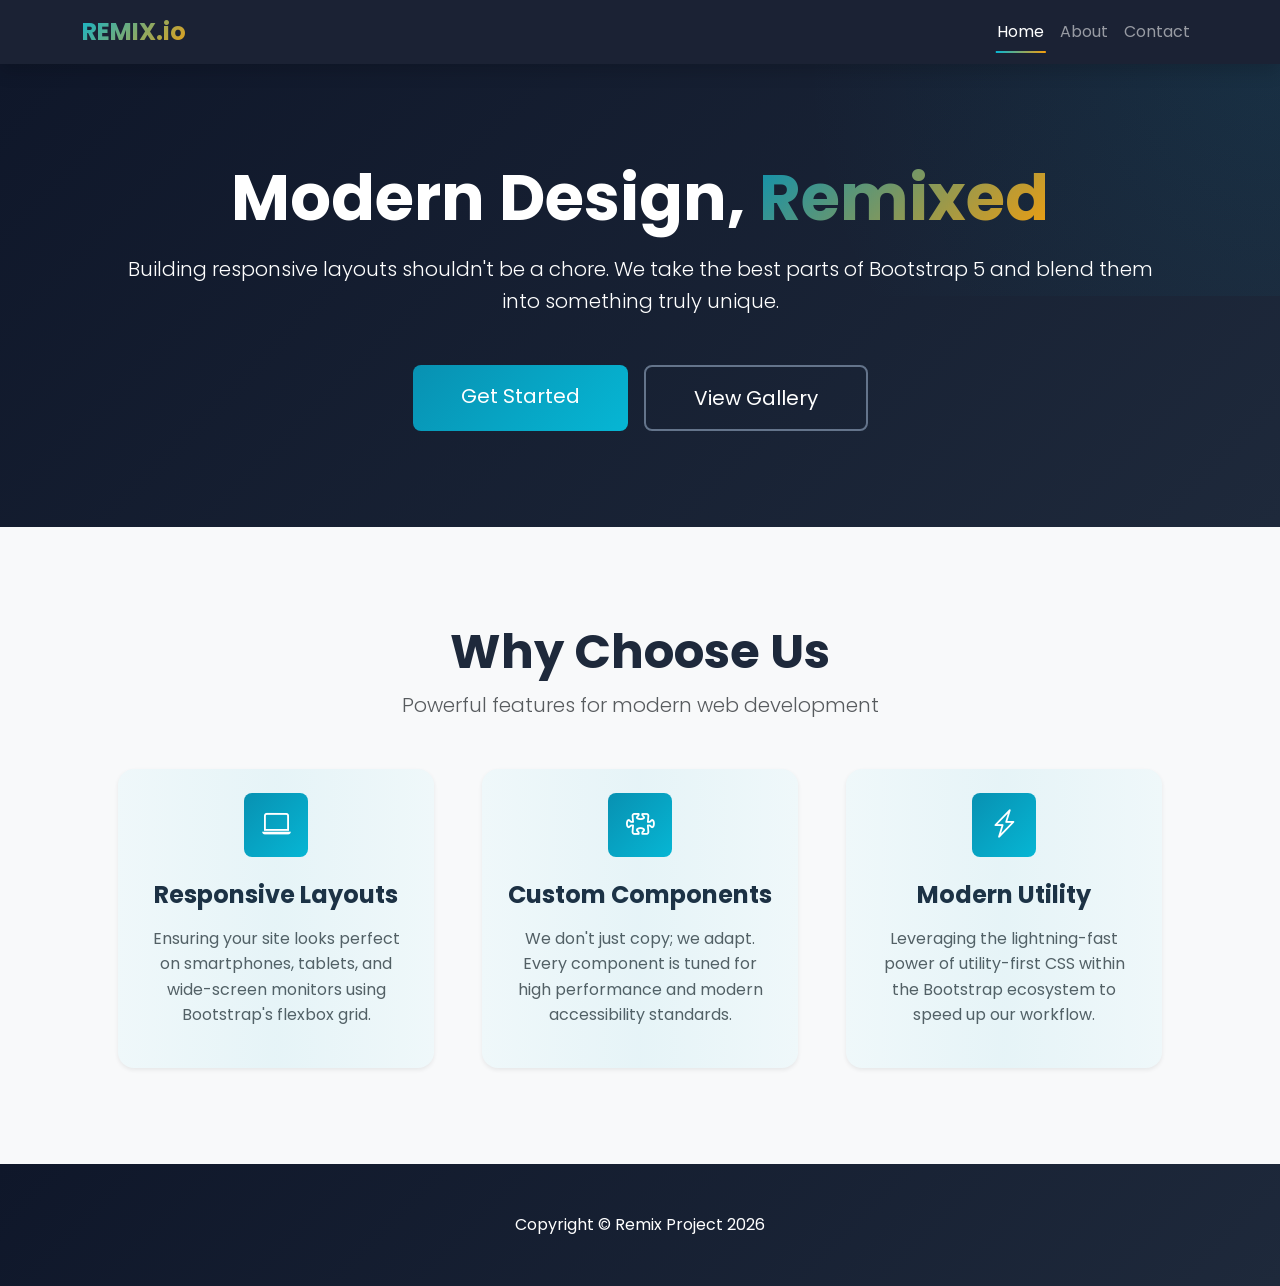
<file: index.html>
<!DOCTYPE html>
<html lang="en">
<head>
    <meta charset="UTF-8">
    <meta name="viewport" content="width=device-width, initial-scale=1.0">
    <title>Remix | Home</title>
    <link rel="stylesheet" href="https://cdn.jsdelivr.net/npm/bootstrap-icons@1.11.3/font/bootstrap-icons.min.css">
    <link href="https://cdn.jsdelivr.net/npm/bootstrap@5.3.3/dist/css/bootstrap.min.css" rel="stylesheet">
    <link rel="stylesheet" href="css/style.css">
</head>
<body>

    <nav class="navbar navbar-expand-lg navbar-dark bg-dark sticky-top shadow">
        <div class="container">
            <a class="navbar-brand fw-bold" href="index.html">REMIX.io</a>
            <button class="navbar-toggler" type="button" data-bs-toggle="collapse" data-bs-target="#navbarNav">
                <span class="navbar-toggler-icon"></span>
            </button>
            <div class="collapse navbar-collapse" id="navbarNav">
                <ul class="navbar-nav ms-auto">
                    <li class="nav-item"><a class="nav-link active" href="index.html">Home</a></li>
                    <li class="nav-item"><a class="nav-link" href="about.html">About</a></li>
                    <li class="nav-item"><a class="nav-link" href="contact.html">Contact</a></li>
                </ul>
            </div>
        </div>
    </nav>

    <section class="hero-section py-5">
        <div class="container px-5 my-5">
            <div class="text-center text-white position-relative" style="z-index: 2;">
                <h1 class="display-3 fw-bold mb-3 fade-in-up">Modern Design, <span class="gradient-text">Remixed</span></h1>
                <p class="lead mb-5 fade-in-up" style="animation-delay: 0.2s;">Building responsive layouts shouldn't be a chore. We take the best parts of Bootstrap 5 and blend them into something truly unique.</p>
                <div class="d-grid gap-3 d-sm-flex justify-content-sm-center fade-in-up" style="animation-delay: 0.4s;">
                    <a href="contact.html" class="btn btn-primary btn-lg px-5 py-3">Get Started</a>
                    <a href="about.html#team" class="btn btn-outline-secondary btn-lg px-5 py-3 text-white">View Gallery</a>
                </div>
            </div>
        </div>
    </section>


<section class="py-5 bg-light" id="features">
    <div class="container px-5 my-5">
        <div class="text-center mb-5 scroll-fade">
            <h2 class="display-5 fw-bold">Why Choose Us</h2>
            <p class="lead text-muted">Powerful features for modern web development</p>
        </div>
        <div class="row g-5">
            <div class="col-lg-4 scroll-fade">
                <div class="feature-card text-center p-4 bg-white rounded-4 shadow-sm h-100">
                    <div class="feature bg-primary bg-gradient text-white rounded-3 mb-4 mx-auto">
                        <i class="bi bi-laptop"></i>
                    </div>
                    <h2 class="h4 fw-bolder mb-3">Responsive Layouts</h2>
                    <p class="text-muted">Ensuring your site looks perfect on smartphones, tablets, and wide-screen monitors using Bootstrap's flexbox grid.</p>
                </div>
            </div>
            <div class="col-lg-4 scroll-fade">
                <div class="feature-card text-center p-4 bg-white rounded-4 shadow-sm h-100">
                    <div class="feature bg-primary bg-gradient text-white rounded-3 mb-4 mx-auto">
                        <i class="bi bi-puzzle"></i>
                    </div>
                    <h2 class="h4 fw-bolder mb-3">Custom Components</h2>
                    <p class="text-muted">We don't just copy; we adapt. Every component is tuned for high performance and modern accessibility standards.</p>
                </div>
            </div>
            <div class="col-lg-4 scroll-fade">
                <div class="feature-card text-center p-4 bg-white rounded-4 shadow-sm h-100">
                    <div class="feature bg-primary bg-gradient text-white rounded-3 mb-4 mx-auto">
                        <i class="bi bi-lightning-charge"></i>
                    </div>
                    <h2 class="h4 fw-bolder mb-3">Modern Utility</h2>
                    <p class="text-muted">Leveraging the lightning-fast power of utility-first CSS within the Bootstrap ecosystem to speed up our workflow.</p>
                </div>
            </div>
        </div>
    </div>
</section>

    <footer class="py-5 bg-dark">
        <div class="container px-5"><p class="m-0 text-center text-white">Copyright &copy; Remix Project 2026</p></div>
    </footer>

    <script src="https://cdn.jsdelivr.net/npm/bootstrap@5.3.3/dist/js/bootstrap.bundle.min.js"></script>
    <script>
        document.addEventListener('DOMContentLoaded', function() {
            const observerOptions = {
                threshold: 0.1,
                rootMargin: '0px 0px -100px 0px'
            };

            const observer = new IntersectionObserver(function(entries) {
                entries.forEach(entry => {
                    if (entry.isIntersecting) {
                        entry.target.classList.add('visible');
                    }
                });
            }, observerOptions);

            document.querySelectorAll('.scroll-fade').forEach(element => {
                observer.observe(element);
            });
        });
    </script>
</body>
</html>
</file>
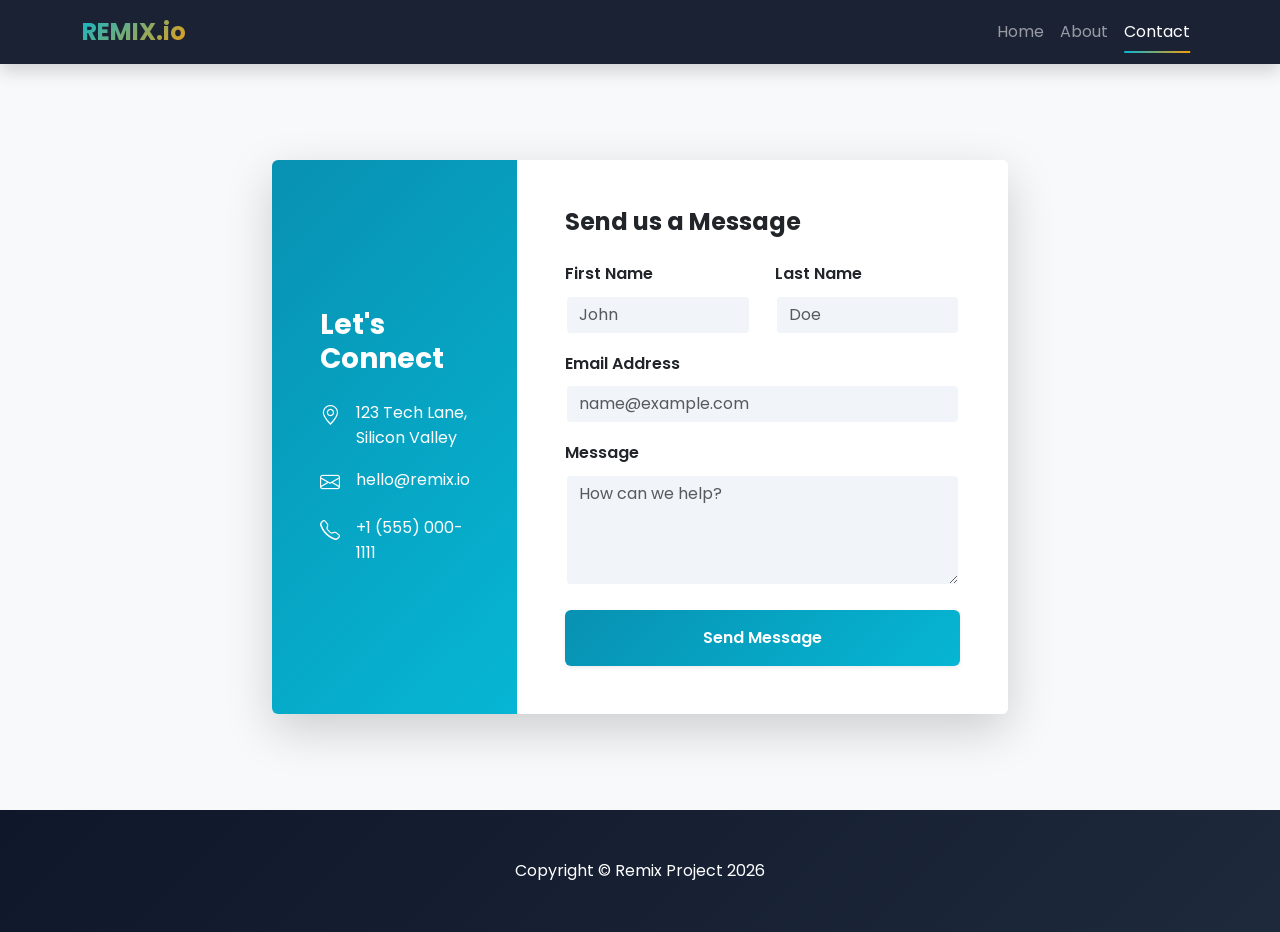
<file: contact.html>
<!DOCTYPE html>
<html lang="en">
<head>
    <meta charset="UTF-8">
    <meta name="viewport" content="width=device-width, initial-scale=1.0">
    <title>Contact Us | REMIX.io</title>
    <link href="https://cdn.jsdelivr.net/npm/bootstrap@5.3.3/dist/css/bootstrap.min.css" rel="stylesheet">
    <link rel="stylesheet" href="https://cdn.jsdelivr.net/npm/bootstrap-icons@1.11.3/font/bootstrap-icons.min.css">
    <link rel="stylesheet" href="css/style.css">
</head>
<body class="bg-light d-flex flex-column min-vh-100">

    <nav class="navbar navbar-expand-lg navbar-dark bg-dark sticky-top shadow">
        <div class="container">
            <a class="navbar-brand fw-bold" href="index.html">REMIX.io</a>
            <button class="navbar-toggler" type="button" data-bs-toggle="collapse" data-bs-target="#navbarNav">
                <span class="navbar-toggler-icon"></span>
            </button>
            <div class="collapse navbar-collapse" id="navbarNav">
                <ul class="navbar-nav ms-auto">
                    <li class="nav-item"><a class="nav-link" href="index.html">Home</a></li>
                    <li class="nav-item"><a class="nav-link" href="about.html">About</a></li>
                    <li class="nav-item"><a class="nav-link active" href="contact.html">Contact</a></li>
                </ul>
            </div>
        </div>
    </nav>

    <main class="flex-grow-1">
        <div class="container py-5 my-5">
            <div class="row justify-content-center">
                <div class="col-lg-8 fade-in-up">
                    <div class="card border-0 shadow-lg overflow-hidden">
                        <div class="row g-0">
                            <div class="col-md-4 bg-primary text-white p-5 d-flex flex-column justify-content-center position-relative" style="background: linear-gradient(135deg, #0891b2 0%, #06b6d4 100%);">
                                <h3 class="fw-bold mb-4">Let's Connect</h3>
                                <div class="d-flex mb-3 align-items-start">
                                    <i class="bi bi-geo-alt me-3 fs-5"></i>
                                    <p class="mb-0">123 Tech Lane, Silicon Valley</p>
                                </div>
                                <div class="d-flex mb-3 align-items-start">
                                    <i class="bi bi-envelope me-3 fs-5"></i>
                                    <p class="mb-0">hello@remix.io</p>
                                </div>
                                <div class="d-flex align-items-start">
                                    <i class="bi bi-telephone me-3 fs-5"></i>
                                    <p class="mb-0">+1 (555) 000-1111</p>
                                </div>
                            </div>
                            <div class="col-md-8 p-5 bg-white">
                                <h4 class="fw-bold mb-4 text-dark">Send us a Message</h4>
                                <form id="contactForm" novalidate>
                                    <div class="row">
                                        <div class="col-md-6 mb-3">
                                            <label class="form-label fw-semibold">First Name</label>
                                            <input type="text" id="firstName" name="firstName" class="form-control" placeholder="John" required>
                                            <div class="invalid-feedback">Please enter your first name.</div>
                                        </div>
                                        <div class="col-md-6 mb-3">
                                            <label class="form-label fw-semibold">Last Name</label>
                                            <input type="text" id="lastName" name="lastName" class="form-control" placeholder="Doe" required>
                                            <div class="invalid-feedback">Please enter your last name.</div>
                                        </div>
                                    </div>
                                    <div class="mb-3">
                                        <label class="form-label fw-semibold">Email Address</label>
                                        <input type="email" id="email" name="email" class="form-control" placeholder="name@example.com" required>
                                        <div class="invalid-feedback">Please enter a valid email address.</div>
                                    </div>
                                    <div class="mb-4">
                                        <label class="form-label fw-semibold">Message</label>
                                        <textarea id="message" name="message" class="form-control" rows="4" placeholder="How can we help?" required></textarea>
                                        <div class="invalid-feedback">Please enter a message.</div>
                                    </div>
                                    <button type="submit" class="btn btn-primary w-100 py-3 shadow-sm fw-semibold">
                                        <span id="submitText">Send Message</span>
                                        <span id="submitLoader" class="d-none">
                                            <span class="spinner-border spinner-border-sm me-2" role="status" aria-hidden="true"></span>
                                            Sending...
                                        </span>
                                    </button>
                                    <div id="successMessage" class="alert alert-success mt-3 d-none">
                                        <i class="bi bi-check-circle-fill me-2"></i>
                                        Message sent successfully! We'll get back to you soon.
                                    </div>
                                </form>
                            </div>
                        </div>
                    </div>
                </div>
            </div>
        </div>
    </main>

    <footer class="py-5 bg-dark">
        <div class="container px-5"><p class="m-0 text-center text-white">Copyright &copy; Remix Project 2026</p></div>
    </footer>

    <script src="https://cdn.jsdelivr.net/npm/bootstrap@5.3.3/dist/js/bootstrap.bundle.min.js"></script>
    <script>
        document.addEventListener('DOMContentLoaded', function() {
            const contactForm = document.getElementById('contactForm');
            const submitText = document.getElementById('submitText');
            const submitLoader = document.getElementById('submitLoader');
            const successMessage = document.getElementById('successMessage');

            contactForm.addEventListener('submit', function(event) {
                event.preventDefault();
                event.stopPropagation();

                if (contactForm.checkValidity()) {
                    submitText.classList.add('d-none');
                    submitLoader.classList.remove('d-none');

                    setTimeout(function() {
                        submitText.classList.remove('d-none');
                        submitLoader.classList.add('d-none');

                        successMessage.classList.remove('d-none');
                        successMessage.classList.add('submit-success');

                        contactForm.reset();
                        contactForm.classList.remove('was-validated');

                        setTimeout(function() {
                            successMessage.classList.add('d-none');
                        }, 5000);
                    }, 1500);
                }

                contactForm.classList.add('was-validated');
            });

            const inputs = contactForm.querySelectorAll('input, textarea');
            inputs.forEach(input => {
                input.addEventListener('input', function() {
                    if (this.checkValidity()) {
                        this.classList.remove('is-invalid');
                        this.classList.add('is-valid');
                    } else {
                        this.classList.remove('is-valid');
                    }
                });
            });
        });
    </script>
</body>
</html>
</file>
<file: css/style.css>
@import url('https://fonts.googleapis.com/css2?family=Poppins:wght@300;400;600;700&display=swap');

:root {
    --primary-color: #0891b2;
    --secondary-color: #06b6d4;
    --accent-color: #f59e0b;
    --dark-bg: #0f172a;
    --light-bg: #f8fafc;
    --text-dark: #1e293b;
    --text-light: #64748b;
}

* {
    margin: 0;
    padding: 0;
    box-sizing: border-box;
}

html {
    scroll-behavior: smooth;
}

body {
    font-family: 'Poppins', sans-serif;
    color: var(--text-dark);
    overflow-x: hidden;
    line-height: 1.6;
}

.btn-primary, .bg-primary {
    background: linear-gradient(135deg, var(--primary-color) 0%, var(--secondary-color) 100%) !important;
    border: none !important;
    transition: all 0.3s ease;
    position: relative;
    overflow: hidden;
}

.btn-primary::before {
    content: '';
    position: absolute;
    top: 0;
    left: -100%;
    width: 100%;
    height: 100%;
    background: linear-gradient(135deg, var(--secondary-color) 0%, var(--primary-color) 100%);
    transition: left 0.3s ease;
    z-index: 0;
}

.btn-primary:hover::before {
    left: 0;
}

.btn-primary:hover {
    transform: translateY(-3px);
    box-shadow: 0 10px 25px rgba(8, 145, 178, 0.3);
}

.btn-primary span, .btn-primary {
    position: relative;
    z-index: 1;
}

.navbar {
    backdrop-filter: blur(10px);
    background-color: rgba(15, 23, 42, 0.95) !important;
    transition: all 0.3s ease;
}

.navbar-brand {
    font-weight: 700;
    font-size: 1.5rem;
    background: linear-gradient(135deg, var(--secondary-color), var(--accent-color));
    -webkit-background-clip: text;
    -webkit-text-fill-color: transparent;
    background-clip: text;
}

.nav-link {
    position: relative;
    transition: color 0.3s ease;
}

.nav-link::after {
    content: '';
    position: absolute;
    bottom: 0;
    left: 50%;
    width: 0;
    height: 2px;
    background: linear-gradient(90deg, var(--secondary-color), var(--accent-color));
    transition: all 0.3s ease;
    transform: translateX(-50%);
}

.nav-link:hover::after, .nav-link.active::after {
    width: 80%;
}

.fade-in-up {
    opacity: 0;
    transform: translateY(30px);
    animation: fadeInUp 0.8s ease forwards;
}

@keyframes fadeInUp {
    to {
        opacity: 1;
        transform: translateY(0);
    }
}

.feature-card {
    transition: all 0.4s cubic-bezier(0.175, 0.885, 0.32, 1.275);
    position: relative;
    overflow: hidden;
}

.feature-card::before {
    content: '';
    position: absolute;
    top: -50%;
    left: -50%;
    width: 200%;
    height: 200%;
    background: linear-gradient(45deg, transparent, rgba(8, 145, 178, 0.1), transparent);
    transform: rotate(45deg);
    transition: all 0.6s ease;
}

.feature-card:hover::before {
    left: 100%;
}

.feature-card:hover {
    transform: translateY(-15px) scale(1.02);
    box-shadow: 0 20px 40px rgba(8, 145, 178, 0.2);
}

.feature {
    height: 64px;
    width: 64px;
    display: flex;
    align-items: center;
    justify-content: center;
    font-size: 1.8rem;
    background: linear-gradient(135deg, var(--primary-color), var(--secondary-color));
    transition: all 0.4s ease;
}

.feature-card:hover .feature {
    transform: rotateY(360deg) scale(1.1);
}

.hero-section {
    background: linear-gradient(135deg, #0f172a 0%, #1e293b 100%);
    position: relative;
    overflow: hidden;
}

.hero-section::before {
    content: '';
    position: absolute;
    top: -50%;
    right: -50%;
    width: 100%;
    height: 100%;
    background: radial-gradient(circle, rgba(8, 145, 178, 0.1) 0%, transparent 70%);
    animation: pulse 8s ease-in-out infinite;
}

@keyframes pulse {
    0%, 100% { transform: scale(1); opacity: 0.5; }
    50% { transform: scale(1.3); opacity: 0.8; }
}

.form-control {
    border: 2px solid transparent;
    transition: all 0.3s ease;
    background-color: #f1f5f9;
}

.form-control:focus {
    background-color: #fff !important;
    border-color: var(--primary-color) !important;
    box-shadow: 0 0 0 0.25rem rgba(8, 145, 178, 0.15);
    transform: translateY(-2px);
}

.card {
    transition: all 0.4s ease;
    border: none;
}

.card:hover {
    transform: translateY(-5px);
    box-shadow: 0 15px 35px rgba(0, 0, 0, 0.15);
}

.team-member {
    transition: all 0.4s ease;
    cursor: pointer;
}

.team-member:hover {
    transform: scale(1.05);
}

.team-member img {
    transition: all 0.4s ease;
    border: 4px solid transparent;
}

.team-member:hover img {
    border-color: var(--primary-color);
    box-shadow: 0 10px 30px rgba(8, 145, 178, 0.3);
}

footer {
    background: linear-gradient(135deg, #0f172a 0%, #1e293b 100%);
    position: relative;
}

.scroll-fade {
    opacity: 0;
    transform: translateY(50px);
    transition: all 0.8s ease;
}

.scroll-fade.visible {
    opacity: 1;
    transform: translateY(0);
}

.floating {
    animation: floating 3s ease-in-out infinite;
}

@keyframes floating {
    0%, 100% { transform: translateY(0px); }
    50% { transform: translateY(-20px); }
}

.btn-outline-secondary {
    border: 2px solid var(--text-light);
    color: var(--text-dark);
    transition: all 0.3s ease;
}

.btn-outline-secondary:hover {
    background: linear-gradient(135deg, var(--primary-color), var(--secondary-color));
    border-color: transparent;
    color: white;
    transform: translateY(-3px);
    box-shadow: 0 10px 25px rgba(8, 145, 178, 0.2);
}

@keyframes slideInLeft {
    from {
        opacity: 0;
        transform: translateX(-50px);
    }
    to {
        opacity: 1;
        transform: translateX(0);
    }
}

@keyframes slideInRight {
    from {
        opacity: 0;
        transform: translateX(50px);
    }
    to {
        opacity: 1;
        transform: translateX(0);
    }
}

.slide-in-left {
    animation: slideInLeft 0.8s ease forwards;
}

.slide-in-right {
    animation: slideInRight 0.8s ease forwards;
}

.gradient-text {
    background: linear-gradient(135deg, var(--primary-color), var(--accent-color));
    -webkit-background-clip: text;
    -webkit-text-fill-color: transparent;
    background-clip: text;
}

.submit-success {
    animation: successPulse 0.6s ease;
}

@keyframes successPulse {
    0%, 100% { transform: scale(1); }
    50% { transform: scale(1.05); }
}
</file>
